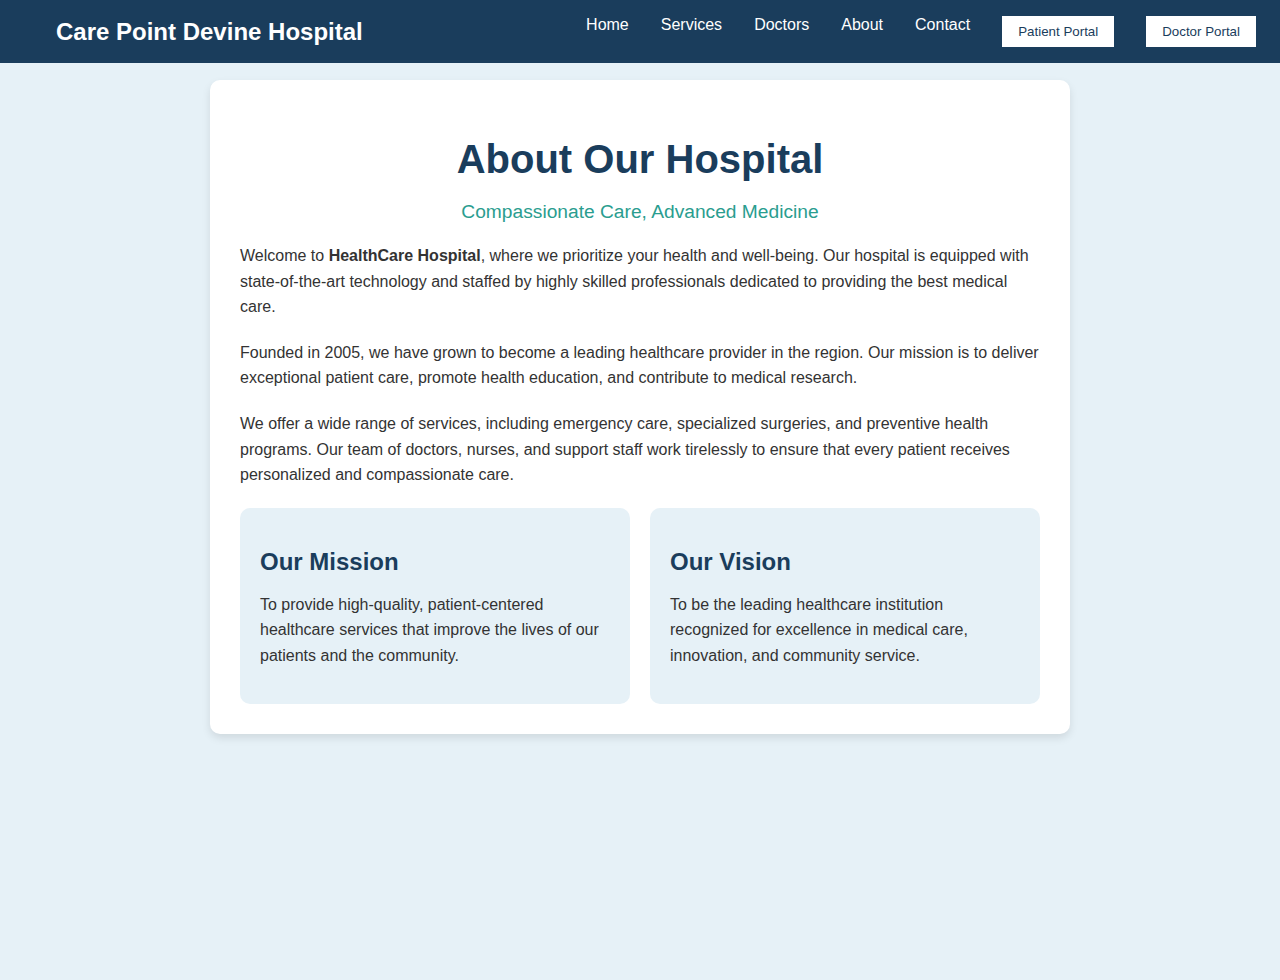
<file: about.html>
<!DOCTYPE html>
<html lang="en">
<head>
    <meta charset="UTF-8">
    <meta name="viewport" content="width=device-width, initial-scale=1.0">
    <title>About Us</title>
    <link rel="stylesheet" href="https://cdnjs.cloudflare.com/ajax/libs/font-awesome/6.0.0-beta3/css/all.min.css">
    <link rel="stylesheet" href="style.css"> <!-- Link to external CSS file -->
</head>
<body>
     <!-- Header -->
     <header class="header">
        <nav class="nav-container">
            <div class="logo">Care Point Devine Hospital</div>
            <div class="nav-links" id="navLinks">
                <a href="index.html">Home</a>
                <a href="services.html">Services</a>
                <a href="doctors.html">Doctors</a>
                <a href="about.html">About</a>
                <a href="contact.html">Contact</a>
                <button class="portal-btn" onclick="showPortal('patient')">Patient Portal</button>
                <button class="portal-btn" onclick="showPortal('doctor')">Doctor Portal</button>
            </div>
            <i class="fas fa-bars menu-icon" id="menuIcon" onclick="toggleMenu()"></i>
        </nav>
    </header>
    <div class="about-container">
        <h1>About Our Hospital</h1>
        <p class="tagline">Compassionate Care, Advanced Medicine</p>
        <div class="about-content">
            <p>
                Welcome to <strong>HealthCare Hospital</strong>, where we prioritize your health and well-being. 
                Our hospital is equipped with state-of-the-art technology and staffed by highly skilled 
                professionals dedicated to providing the best medical care.
            </p>
            <p>
                Founded in 2005, we have grown to become a leading healthcare provider in the region. 
                Our mission is to deliver exceptional patient care, promote health education, and 
                contribute to medical research.
            </p>
            <p>
                We offer a wide range of services, including emergency care, specialized surgeries, 
                and preventive health programs. Our team of doctors, nurses, and support staff work 
                tirelessly to ensure that every patient receives personalized and compassionate care.
            </p>
        </div>
        <div class="mission-vision">
            <div class="mission">
                <h2>Our Mission</h2>
                <p>
                    To provide high-quality, patient-centered healthcare services that improve the 
                    lives of our patients and the community.
                </p>
            </div>
            <div class="vision">
                <h2>Our Vision</h2>
                <p>
                    To be the leading healthcare institution recognized for excellence in medical 
                    care, innovation, and community service.
                </p>
            </div>
        </div>
    </div>
    <script>
        // JavaScript to toggle the menu
        function toggleMenu() {
            const navLinks = document.getElementById("navLinks");
            navLinks.classList.toggle("active");
        }
    </script>

    <script>
        function showPortal(type) {
            const modal = document.getElementById(`${type}Portal`);
            modal.style.display = 'block';
        }

        window.onclick = function(event) {
            if (event.target.className === 'modal') {
                event.target.style.display = 'none';
            }
        }
    </script>
    <script>
        // Smooth scroll for navigation
        document.querySelectorAll('a[href^="#"]').forEach(anchor => {
            anchor.addEventListener('click', function (e) {
                e.preventDefault();
                document.querySelector(this.getAttribute('href')).scrollIntoView({
                    behavior: 'smooth'
                });
            });
        });
        
        // Mobile menu toggle
        const mobileMenu = () => {
            const nav = document.querySelector('.nav-links');
            nav.style.display = nav.style.display === 'flex' ? 'none' : 'flex';
        }
        
        // Initialize Google Map
        function initMap() {
            // Add your map initialization code here
        }
        </script>
</body>
</html>
</file>
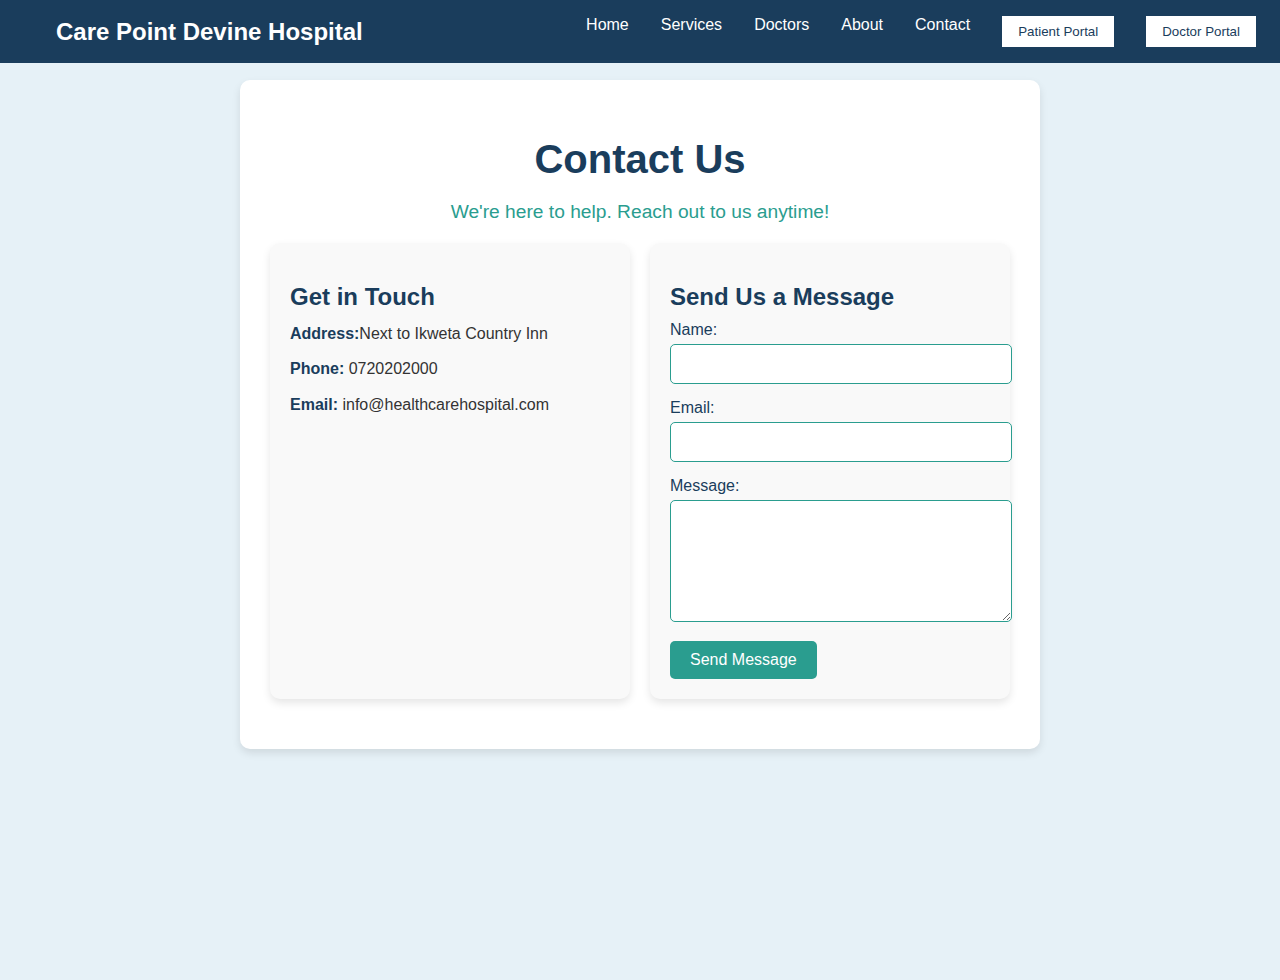
<file: contact.html>
<!DOCTYPE html>
<html lang="en">
<head>
    <meta charset="UTF-8">
    <meta name="viewport" content="width=device-width, initial-scale=1.0">
    <title>Contact Us</title>
    <link rel="stylesheet" href="https://cdnjs.cloudflare.com/ajax/libs/font-awesome/6.0.0/css/all.min.css">
    <link rel="stylesheet" href="style.css"> <!-- Link to external CSS file -->
</head>
<body>
     <!-- Header -->
     <header class="header">
        <nav class="nav-container">
            <div class="logo">Care Point Devine Hospital</div>
            <div class="nav-links" id="navLinks">
                <a href="index.html">Home</a>
                <a href="services.html">Services</a>
                <a href="doctors.html">Doctors</a>
                <a href="about.html">About</a>
                <a href="contact.html">Contact</a>
                <button class="portal-btn" onclick="showPortal('patient')">Patient Portal</button>
                <button class="portal-btn" onclick="showPortal('doctor')">Doctor Portal</button>
            </div>
            <i class="fas fa-bars menu-icon" id="menuIcon" onclick="toggleMenu()"></i>
        </nav>
    </header>
    <div class="contact-container">
        <h1>Contact Us</h1>
        <p class="tagline">We're here to help. Reach out to us anytime!</p>
        <div class="contact-info">
            <div class="contact-details">
                <h2>Get in Touch</h2>
                <p><strong>Address:</strong>Next to Ikweta Country Inn</p>
                <p><strong>Phone:</strong> 0720202000</p>
                <p><strong>Email:</strong> info@healthcarehospital.com</p>
            </div>
            <div class="contact-form">
                <h2>Send Us a Message</h2>
                <form>
                    <div class="form-group">
                        <label for="name">Name:</label>
                        <input type="text" id="name" name="name" required>
                    </div>
                    <div class="form-group">
                        <label for="email">Email:</label>
                        <input type="email" id="email" name="email" required>
                    </div>
                    <div class="form-group">
                        <label for="message">Message:</label>
                        <textarea id="message" name="message" rows="5" required></textarea>
                    </div>
                    <button type="submit" class="submit-btn">Send Message</button>
                </form>
            </div>
        </div>
    </div>

    <script>
        // JavaScript to toggle the menu
        function toggleMenu() {
            const navLinks = document.getElementById("navLinks");
            navLinks.classList.toggle("active");
        }
    </script>

    <script>
        function showPortal(type) {
            const modal = document.getElementById(`${type}Portal`);
            modal.style.display = 'block';
        }

        window.onclick = function(event) {
            if (event.target.className === 'modal') {
                event.target.style.display = 'none';
            }
        }
    </script>
    <script>
        // Smooth scroll for navigation
        document.querySelectorAll('a[href^="#"]').forEach(anchor => {
            anchor.addEventListener('click', function (e) {
                e.preventDefault();
                document.querySelector(this.getAttribute('href')).scrollIntoView({
                    behavior: 'smooth'
                });
            });
        });
        
        // Mobile menu toggle
        const mobileMenu = () => {
            const nav = document.querySelector('.nav-links');
            nav.style.display = nav.style.display === 'flex' ? 'none' : 'flex';
        }
        
        // Initialize Google Map
        function initMap() {
            // Add your map initialization code here
        }
        </script>
</body>
</html>
</file>
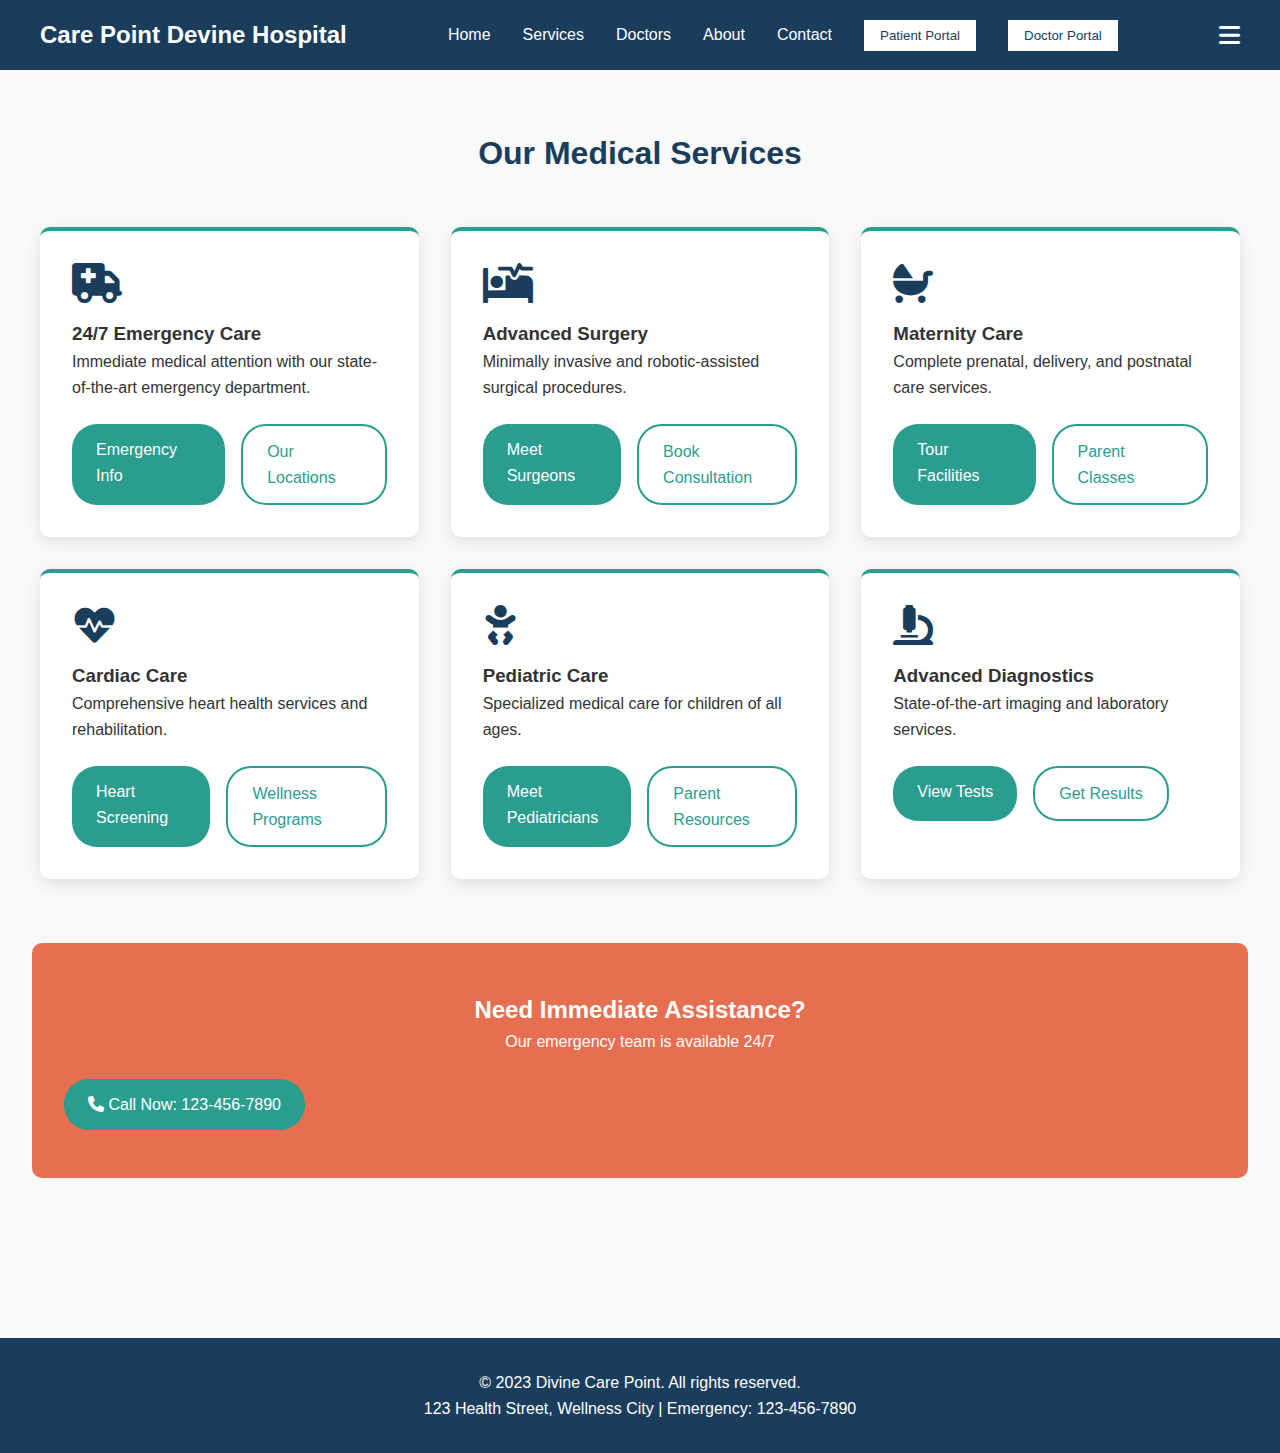
<file: services.html>
<!DOCTYPE html>
<html lang="en">
<head>
    <meta charset="UTF-8">
    <meta name="viewport" content="width=device-width, initial-scale=1.0">
    <title>Divine Care Point - Services</title>
    <link rel="stylesheet" href="style.css">
    <link rel="stylesheet" href="https://cdnjs.cloudflare.com/ajax/libs/font-awesome/6.0.0/css/all.min.css">
    <style>
        :root {
            --primary-blue: #1a3d5c;
            --secondary-blue: #2a9d8f;
            --accent-teal: #e6f1f7;
            --emergency-red: #e76f51;
            --text-dark: #333;
            --text-light: #fff;
        }

        * {
            margin: 0;
            padding: 0;
            box-sizing: border-box;
            font-family: 'Segoe UI', sans-serif;
        }

        body {
            line-height: 1.6;
            background: #f9f9f9;
        }

        /* Header Styles */
        .header {
            background: var(--primary-blue);
            padding: 1rem;
            position: fixed;
            width: 100%;
            top: 0;
            z-index: 1000;
        }

        .nav-container {
            display: flex;
            justify-content: space-between;
            align-items: center;
            max-width: 1200px;
            margin: 0 auto;
        }

        .logo {
            color: var(--text-light);
            font-size: 1.5rem;
            font-weight: bold;
        }

        .nav-links {
            display: flex;
            gap: 2rem;
            align-items: center;
        }

        .nav-links a {
            color: var(--text-light);
            text-decoration: none;
            transition: color 0.3s;
        }

        .nav-links a:hover {
            color: var(--secondary-blue);
        }

        /* Services Page Specific Styles */
        .services-page {
            padding: 8rem 2rem 4rem;
        }

        .page-heading {
            text-align: center;
            color: var(--primary-blue);
            margin-bottom: 3rem;
        }

        .services-container {
            max-width: 1200px;
            margin: 0 auto;
            display: grid;
            grid-template-columns: repeat(auto-fit, minmax(300px, 1fr));
            gap: 2rem;
        }

        .service-card {
            background: white;
            border-radius: 10px;
            padding: 2rem;
            box-shadow: 0 5px 15px rgba(0,0,0,0.1);
            transition: transform 0.3s;
            border-top: 4px solid var(--secondary-blue);
        }

        .service-card:hover {
            transform: translateY(-5px);
        }

        .service-icon {
            font-size: 2.5rem;
            color: var(--primary-blue);
            margin-bottom: 1rem;
        }

        .service-cta {
            margin-top: 1.5rem;
            display: flex;
            gap: 1rem;
        }

        .btn {
            padding: 0.8rem 1.5rem;
            border-radius: 25px;
            text-decoration: none;
            font-weight: 500;
            transition: all 0.3s;
        }

        .btn-primary {
            background: var(--secondary-blue);
            color: white;
        }

        .btn-secondary {
            border: 2px solid var(--secondary-blue);
            color: var(--secondary-blue);
        }

        .emergency-banner {
            background: var(--emergency-red);
            color: white;
            text-align: center;
            padding: 3rem 2rem;
            margin-top: 4rem;
            border-radius: 10px;
        }

        /* Footer Styles */
        .footer {
            background: var(--primary-blue);
            color: var(--text-light);
            padding: 2rem;
            text-align: center;
            margin-top: 4rem;
        }

        /* Responsive Design */
        @media (max-width: 768px) {
            .nav-links {
                display: none;
            }

            .services-page {
                padding: 6rem 1rem 2rem;
            }

            .service-cta {
                flex-direction: column;
            }

            .btn {
                width: 100%;
                text-align: center;
            }
        }
    </style>
</head>
<body>
     <!-- Header -->
     <header class="header">
        <nav class="nav-container">
            <div class="logo">Care Point Devine Hospital</div>
            <div class="nav-links" id="navLinks">
                <a href="index.html">Home</a>
                <a href="services.html">Services</a>
                <a href="doctors.html">Doctors</a>
                <a href="about.html">About</a>
                <a href="contact.html">Contact</a>
                <button class="portal-btn" onclick="showPortal('patient')">Patient Portal</button>
                <button class="portal-btn" onclick="showPortal('doctor')">Doctor Portal</button>
            </div>
            <i class="fas fa-bars menu-icon" id="menuIcon" onclick="toggleMenu()"></i>
        </nav>
    </header>

    <!-- Services Content -->
    <main class="services-page">
        <h1 class="page-heading">Our Medical Services</h1>
        
        <div class="services-container">
            <!-- Emergency Care -->
            <div class="service-card">
                <i class="service-icon fas fa-ambulance"></i>
                <h3>24/7 Emergency Care</h3>
                <p>Immediate medical attention with our state-of-the-art emergency department.</p>
                <div class="service-cta">
                    <a href="#emergency" class="btn btn-primary">Emergency Info</a>
                    <a href="#locations" class="btn btn-secondary">Our Locations</a>
                </div>
            </div>

            <!-- Surgical Services -->
            <div class="service-card">
                <i class="service-icon fas fa-procedures"></i>
                <h3>Advanced Surgery</h3>
                <p>Minimally invasive and robotic-assisted surgical procedures.</p>
                <div class="service-cta">
                    <a href="#surgeons" class="btn btn-primary">Meet Surgeons</a>
                    <a href="#appointment" class="btn btn-secondary">Book Consultation</a>
                </div>
            </div>

            <!-- Maternity Care -->
            <div class="service-card">
                <i class="service-icon fas fa-baby-carriage"></i>
                <h3>Maternity Care</h3>
                <p>Complete prenatal, delivery, and postnatal care services.</p>
                <div class="service-cta">
                    <a href="#maternity" class="btn btn-primary">Tour Facilities</a>
                    <a href="#classes" class="btn btn-secondary">Parent Classes</a>
                </div>
            </div>

            <!-- Cardiac Care -->
            <div class="service-card">
                <i class="service-icon fas fa-heartbeat"></i>
                <h3>Cardiac Care</h3>
                <p>Comprehensive heart health services and rehabilitation.</p>
                <div class="service-cta">
                    <a href="#cardiology" class="btn btn-primary">Heart Screening</a>
                    <a href="#programs" class="btn btn-secondary">Wellness Programs</a>
                </div>
            </div>

            <!-- Pediatrics -->
            <div class="service-card">
                <i class="service-icon fas fa-baby"></i>
                <h3>Pediatric Care</h3>
                <p>Specialized medical care for children of all ages.</p>
                <div class="service-cta">
                    <a href="#pediatrics" class="btn btn-primary">Meet Pediatricians</a>
                    <a href="#resources" class="btn btn-secondary">Parent Resources</a>
                </div>
            </div>

            <!-- Diagnostics -->
            <div class="service-card">
                <i class="service-icon fas fa-microscope"></i>
                <h3>Advanced Diagnostics</h3>
                <p>State-of-the-art imaging and laboratory services.</p>
                <div class="service-cta">
                    <a href="#tests" class="btn btn-primary">View Tests</a>
                    <a href="#results" class="btn btn-secondary">Get Results</a>
                </div>
            </div>
        </div>

        <!-- Emergency Banner -->
        <div class="emergency-banner">
            <h2>Need Immediate Assistance?</h2>
            <p>Our emergency team is available 24/7</p>
            <div class="service-cta">
                <a href="tel:1234567890" class="btn btn-primary">
                    <i class="fas fa-phone"></i> Call Now: 123-456-7890
                </a>
            </div>
        </div>
    </main>

    <!-- Footer -->
    <footer class="footer">
        <p>&copy; 2023 Divine Care Point. All rights reserved.</p>
        <p>123 Health Street, Wellness City | Emergency: 123-456-7890</p>
    </footer>

    <script>
        // JavaScript to toggle the menu
        function toggleMenu() {
            const navLinks = document.getElementById("navLinks");
            navLinks.classList.toggle("active");
        }
    </script>

    <script>
        function showPortal(type) {
            const modal = document.getElementById(`${type}Portal`);
            modal.style.display = 'block';
        }

        window.onclick = function(event) {
            if (event.target.className === 'modal') {
                event.target.style.display = 'none';
            }
        }
    </script>
    <script>
        // Smooth scroll for navigation
        document.querySelectorAll('a[href^="#"]').forEach(anchor => {
            anchor.addEventListener('click', function (e) {
                e.preventDefault();
                document.querySelector(this.getAttribute('href')).scrollIntoView({
                    behavior: 'smooth'
                });
            });
        });
        
        // Mobile menu toggle
        const mobileMenu = () => {
            const nav = document.querySelector('.nav-links');
            nav.style.display = nav.style.display === 'flex' ? 'none' : 'flex';
        }
        
        // Initialize Google Map
        function initMap() {
            // Add your map initialization code here
        }
        </script>
</body>
</html>
</file>
<file: style.css>
:root {
    --primary-blue: #1a3d5c;
    --secondary-blue: #2a9d8f;
    --accent-teal: #e6f1f7;
    --emergency-red: #e76f51;
    --text-dark: #333;
    --text-light: #fff;
}

 /* Header Styling */
 .header {
    background: var(--primary-blue);
    padding: 1rem;
    position: fixed;
    width: 100%;
    top: 0;
    z-index: 1000;
    margin-bottom: 20px;
}

.nav-container {
    display: flex;
    justify-content: space-between;
    align-items: center;
    max-width: 1200px;
    margin: 0 auto;
}

.logo {
    color: var(--text-light);
    font-size: 1.5rem;
    font-weight: bold;
}

.nav-links {
    display: flex;
    gap: 2rem;
}

.nav-links a {
    color: var(--text-light);
    text-decoration: none;
    transition: color 0.3s;
}

.nav-links a:hover {
    color: #ffdd57;
}

.portal-btn {
    background: var(--text-light);
    color: var(--primary-blue);
    border: none;
    padding: 0.5rem 1rem;
    cursor: pointer;
    transition: background 0.3s;
}

.portal-btn:hover {
    background: #ffdd57;
}

/* Hamburger Menu Icon */
.menu-icon {
    display: none;
    color: var(--text-light);
    font-size: 1.5rem;
    cursor: pointer;
}

/* Responsive Styles */
@media (max-width: 768px) {
    .nav-links {
        display: none;
        flex-direction: column;
        position: absolute;
        top: 60px;
        right: 1rem;
        background: var(--primary-blue);
        padding: 1rem;
        border-radius: 5px;
        box-shadow: 0 4px 8px rgba(0, 0, 0, 0.2);
    }

    .nav-links.active {
        display: flex;
    }

    .menu-icon {
        display: block;
    }
}

/* Hero Section */
.hero {
    background: var(--accent-teal);
    padding: 8rem 2rem 4rem;
    text-align: center;
}

.hero h1 {
    font-size: 2.5rem;
    color: var(--primary-blue);
    margin-bottom: 1rem;
}

/* Services Grid */
.services {
    padding: 4rem 2rem;
    background: #fff;
    
}

.services h2 {
    font-size: 2rem;
    color: var(--primary-blue);
    margin-bottom: 2rem;
    text-align: center;
}
.services-grid {
    display: grid;
    grid-template-columns: repeat(auto-fit, minmax(250px, 1fr));
    gap: 2rem;
    max-width: 1200px;
    margin: 0 auto;
}

.service-card {
    padding: 2rem;
    border-radius: 10px;
    box-shadow: 0 2px 10px rgba(0,0,0,0.1);
    transition: transform 0.3s;
}

.service-card:hover {
    transform: translateY(-5px);
}

/* Emergency Banner */
.emergency-banner {
    background: var(--emergency-red);
    color: var(--text-light);
    text-align: center;
    padding: 2rem;
    margin: 2rem 0;
}

/* Footer */
.footer {
    background: var(--primary-blue);
    color: var(--text-light);
    padding: 2rem;
    text-align: center;
}

/* Responsive Design */
@media (max-width: 768px) {
    .hero h1 {
        font-size: 2rem;
    }

    .services-grid {
        grid-template-columns: 1fr;
    }
}

/* Modal Styles */
.modal {
    display: none;
    position: fixed;
    top: 0;
    left: 0;
    width: 100%;
    height: 100%;
    background: rgba(0,0,0,0.5);
}

.modal-content {
    background: white;
    padding: 2rem;
    width: 90%;
    max-width: 400px;
    position: absolute;
    top: 50%;
    left: 50%;
    transform: translate(-50%, -50%);
    border-radius: 5px;
}

.departments {
    padding: 4rem 2rem;
    background: var(--text-light);
}

.department-grid {
    display: grid;
    grid-template-columns: repeat(auto-fit, minmax(250px, 1fr));
    gap: 2rem;
    max-width: 1200px;
    margin: 2rem auto;
}

.department-card {
    text-align: center;
    padding: 2rem;
    border-radius: 10px;
    background: var(--accent-teal);
    transition: transform 0.3s;
}

.department-card i {
    font-size: 2.5rem;
    color: var(--secondary-blue);
    margin-bottom: 1rem;
}

.department-card:hover {
    transform: translateY(-5px);
}

.team {
    padding: 4rem 2rem;
    background: var(--accent-teal);
}

.team-grid {
    display: grid;
    grid-template-columns: repeat(auto-fit, minmax(250px, 1fr));
    gap: 2rem;
    max-width: 1200px;
    margin: 2rem auto;
}

.doctor-card {
    background: white;
    border-radius: 10px;
    padding: 1.5rem;
    text-align: center;
    box-shadow: 0 2px 10px rgba(0,0,0,0.1);
}

.doctor-card img {
width: 150px; /* Fixed width for circular/square image */
height: 150px; /* Fixed height for circular/square image */
object-fit: cover; /* Ensures the image covers the area without distortion */
border-radius: 50%; /* Makes the image circular (use 8px for square) */
margin-bottom: 1rem;
border: 4px solid var(--secondary-blue); /* Optional: Adds a border */
}

.social-links {
    margin-top: 1rem;
    display: flex;
    justify-content: center;
    gap: 1rem;
}

.appointment {
    padding: 4rem 2rem;
    background: var(--text-light); /* Fallback background color */
    background-image: url('images/appoin.jpg'); /* Add your background image */
    background-size: cover; /* Ensures the image covers the entire section */
    background-position: center; /* Centers the background image */
    background-repeat: no-repeat; /* Prevents the image from repeating */
    color: #333; /* Adjust text color for better contrast */
    text-align: center; /* Centers the text content */
}


.appointment-container {
    max-width: 800px;
    margin: 0 auto;
}

.form-grid {
    display: grid;
    grid-template-columns: repeat(2, 1fr);
    gap: 1.5rem;
    margin: 2rem 0;
}

input, select, textarea {
    width: 100%;
    padding: 0.8rem;
    border: 1px solid #ddd;
    border-radius: 4px;
}

textarea {
    grid-column: 1 / -1;
    height: 100px;
}

@media (max-width: 600px) {
    .form-grid {
        grid-template-columns: 1fr;
    }
}

.testimonials {
    padding: 4rem 2rem;
    background: var(--accent-teal);
    text-align: center;
}

.testimonial-carousel {
    max-width: 800px;
    margin: 2rem auto;
    position: relative;
}

.testimonial {
    display: none;
    padding: 2rem;
    background: white;
    border-radius: 10px;
    box-shadow: 0 2px 10px rgba(0,0,0,0.1);
}

.testimonial.active {
    display: block;
    margin-bottom: 10px;
}

.contact {
padding: 4rem 2rem;
background: var(--accent-teal);
}

.contact-container {
max-width: 1200px;
margin: 80px auto 0;
text-align: center;
padding: 20px;
box-sizing: border-box;
}

.contact-info {
display: flex;
background: white;
justify-content: space-between;
gap: 2rem;
margin-top: 20px;
}

.info-item {
display: flex;
align-items: center;
gap: 1rem;
margin: 1.5rem 0;
}

.info-item i {
color: var(--secondary-blue);
font-size: 1.2rem;
}

.map-container {
height: 400px;
border-radius: 10px;
overflow: hidden;
box-shadow: 0 2px 10px rgba(0,0,0,0.1);   
}
iframe {
width: 100%;
height: 100%;
border: 0;
}
/* ====== Patient Education ====== */
.education {
padding: 4rem 2rem;
background: white;
}

.education-grid {
display: grid;
grid-template-columns: repeat(auto-fit, minmax(300px, 1fr));
gap: 2rem;
max-width: 1200px;
margin: 2rem auto;
}

.article-card {
background: var(--accent-teal);
border-radius: 10px;
padding: 1.5rem;
transition: transform 0.3s;
}

.article-card h3 {
color: var(--primary-blue);
margin-bottom: 1rem;
}

.read-more {
display: inline-block;
color: var(--secondary-blue);
text-decoration: none;
font-weight: bold;
margin-top: 1rem;
}

/* Responsive Design */
@media (max-width: 768px) {
.department-grid,
.team-grid,
.education-grid {
    grid-template-columns: 1fr;
}

.contact-container {
    grid-template-columns: 1fr;
}
}

body {
    font-family: 'Arial', sans-serif;
    background-color: var(--accent-teal);
    color: var(--text-dark);
    margin: 0;
    padding: 0;
    justify-content: center;
    align-items: center;
    min-height: 100vh;
}
.docprofile {
    display: flex;
    justify-content: center;
    align-items: center;
    flex-direction: column;
    margin-top: 80px; /* Adjust this value based on the height of your header */
    padding-top: 20px; /* Optional: Adds extra spacing at the top */
}

.doctor-profile {
    background-color: var(--text-light);
    border-radius: 10px;
    box-shadow: 0 4px 8px rgba(0, 0, 0, 0.1);
    overflow: hidden;
    width: 90%;
    max-width: 800px;
    display: flex;
    align-items: center;
    justify-content: center;
    padding: 20px;
    margin-bottom: 20px;
}
.doctor-image img {
    width: 150px;
    height: 150px;
    border-radius: 50%;
    border: 4px solid var(--secondary-blue);
    object-fit: cover;
}

.doctor-details {
    text-align: center;
    margin-top: 20px;
}

.doctor-details h1 {
    font-size: 2rem;
    color: var(--primary-blue);
    margin-bottom: 10px;
}

.doctor-details .specialization {
    font-size: 1.2rem;
    color: var(--secondary-blue);
    font-weight: bold;
    margin-bottom: 15px;
}

.doctor-details .bio {
    font-size: 1rem;
    line-height: 1.6;
    color: var(--text-dark);
    margin-bottom: 20px;
}

.contact-info {
    text-align: left;
    margin-bottom: 20px;
}

.contact-info p {
    font-size: 0.9rem;
    margin: 5px 0;
}

.contact-info strong {
    color: var(--primary-blue);
}

.appointment-btn {
    background-color: var(--secondary-blue);
    color: var(--text-light);
    border: none;
    padding: 10px 20px;
    font-size: 1rem;
    border-radius: 5px;
    cursor: pointer;
    transition: background-color 0.3s ease;
}

.appointment-btn:hover {
    background-color: var(--primary-blue);
}

/* Responsive Design */
@media (min-width: 768px) {
    .doctor-profile {
        flex-direction: row;
        text-align: left;
    }

    .doctor-image {
        margin-right: 30px;
    }

    .doctor-details {
        text-align: left;
    }
}

/* About Page Styling */
.about-container {
    background-color: var(--text-light);
    border-radius: 10px;
    box-shadow: 0 4px 8px rgba(0, 0, 0, 0.1);
    padding: 30px;
    max-width: 800px;
    width: 90%;
    margin: auto;
    margin-top: 80px;
}

.about-container h1 {
    font-size: 2.5rem;
    color: var(--primary-blue);
    margin-bottom: 10px;
    text-align: center;
}

.about-container .tagline {
    font-size: 1.2rem;
    color: var(--secondary-blue);
    text-align: center;
    margin-bottom: 20px;
}

.about-content p {
    font-size: 1rem;
    line-height: 1.6;
    color: var(--text-dark);
    margin-bottom: 20px;
}

.mission-vision {
    display: flex;
    flex-wrap: wrap;
    gap: 20px;
    margin-top: 20px;
}

.mission, .vision {
    flex: 1;
    min-width: 250px;
    background-color: var(--accent-teal);
    padding: 20px;
    border-radius: 10px;
}

.mission h2, .vision h2 {
    font-size: 1.5rem;
    color: var(--primary-blue);
    margin-bottom: 10px;
}

.mission p, .vision p {
    font-size: 1rem;
    line-height: 1.6;
    color: var(--text-dark);
}

/* Contact Page Styling */
.contact-container {
    background-color: var(--text-light);
    border-radius: 10px;
    box-shadow: 0 4px 8px rgba(0, 0, 0, 0.1);
    padding: 30px;
    margin: 80px auto 0;
    max-width: 800px;
    width: 90%;
    text-align: center; /* Centers text content */
    box-sizing: border-box; /* Ensures padding is included in width calculation */
}

.contact-container h1 {
    font-size: 2.5rem;
    color: var(--primary-blue);
    margin-bottom: 10px;
    text-align: center;
}

.contact-container .tagline {
    font-size: 1.2rem;
    color: var(--secondary-blue);
    text-align: center;
    margin-bottom: 20px;
}

.contact-info {
    display: flex;
    flex-wrap: wrap;
    justify-content: space-between;
    gap: 20px;
}

.contact-details, .contact-form {
    background-color: #f9f9f9;
    border-radius: 10px;
    box-shadow: 0 4px 8px rgba(0, 0, 0, 0.1);
    padding: 20px;
    flex: 1;
}

.contact-details h2, .contact-form h2 {
    font-size: 1.5rem;
    color: var(--primary-blue);
    margin-bottom: 10px;
}

.contact-details p {
    font-size: 1rem;
    line-height: 1.6;
    color: var(--text-dark);
    margin-bottom: 10px;
}

.contact-form .form-group {
    margin-bottom: 15px;
}

.contact-form label {
    font-size: 1rem;
    color: var(--primary-blue);
    display: block;
    margin-bottom: 5px;
}

.contact-form input, .contact-form textarea {
    width: 100%;
    padding: 10px;
    border: 1px solid var(--secondary-blue);
    border-radius: 5px;
    font-size: 1rem;
}

.contact-form textarea {
    resize: vertical;
}

.submit-btn {
    background-color: var(--secondary-blue);
    color: var(--text-light);
    border: none;
    padding: 10px 20px;
    font-size: 1rem;
    border-radius: 5px;
    cursor: pointer;
    transition: background-color 0.3s ease;
}

.submit-btn:hover {
    background-color: var(--primary-blue);
}
</file>
